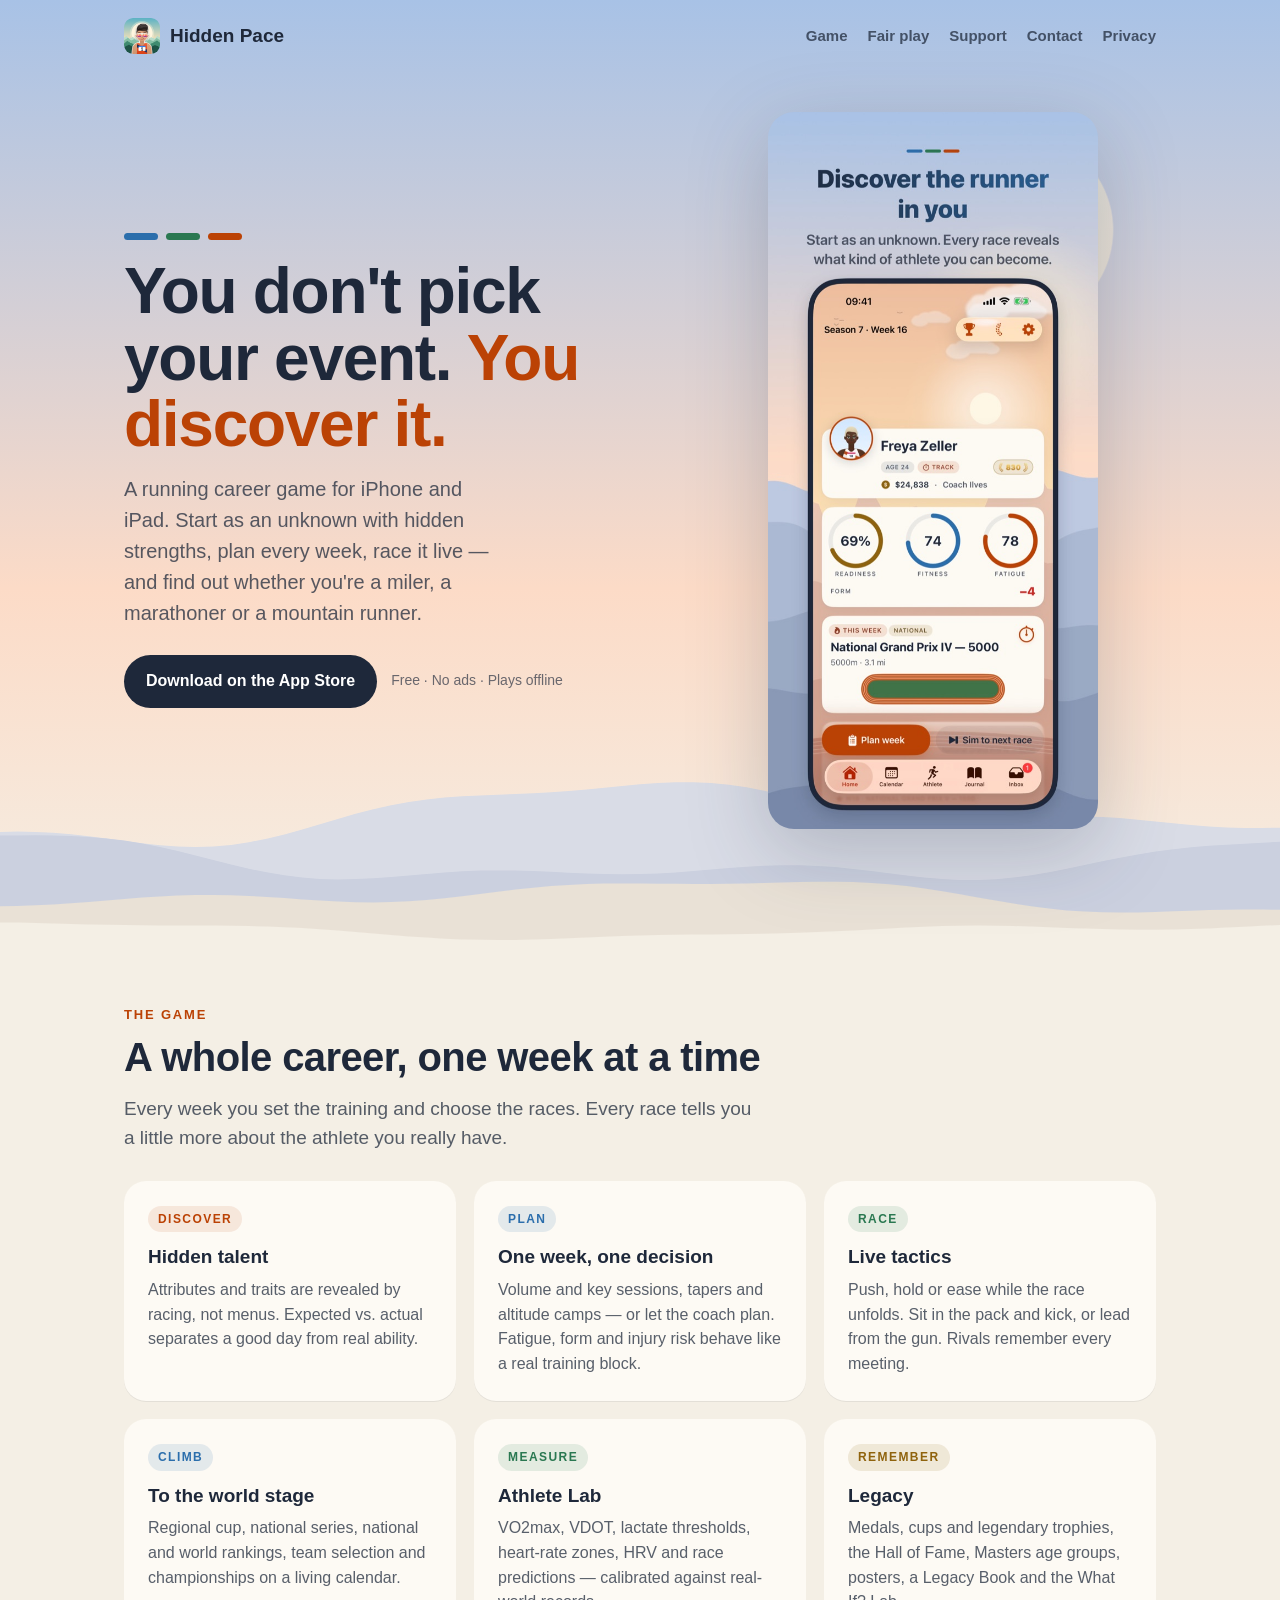
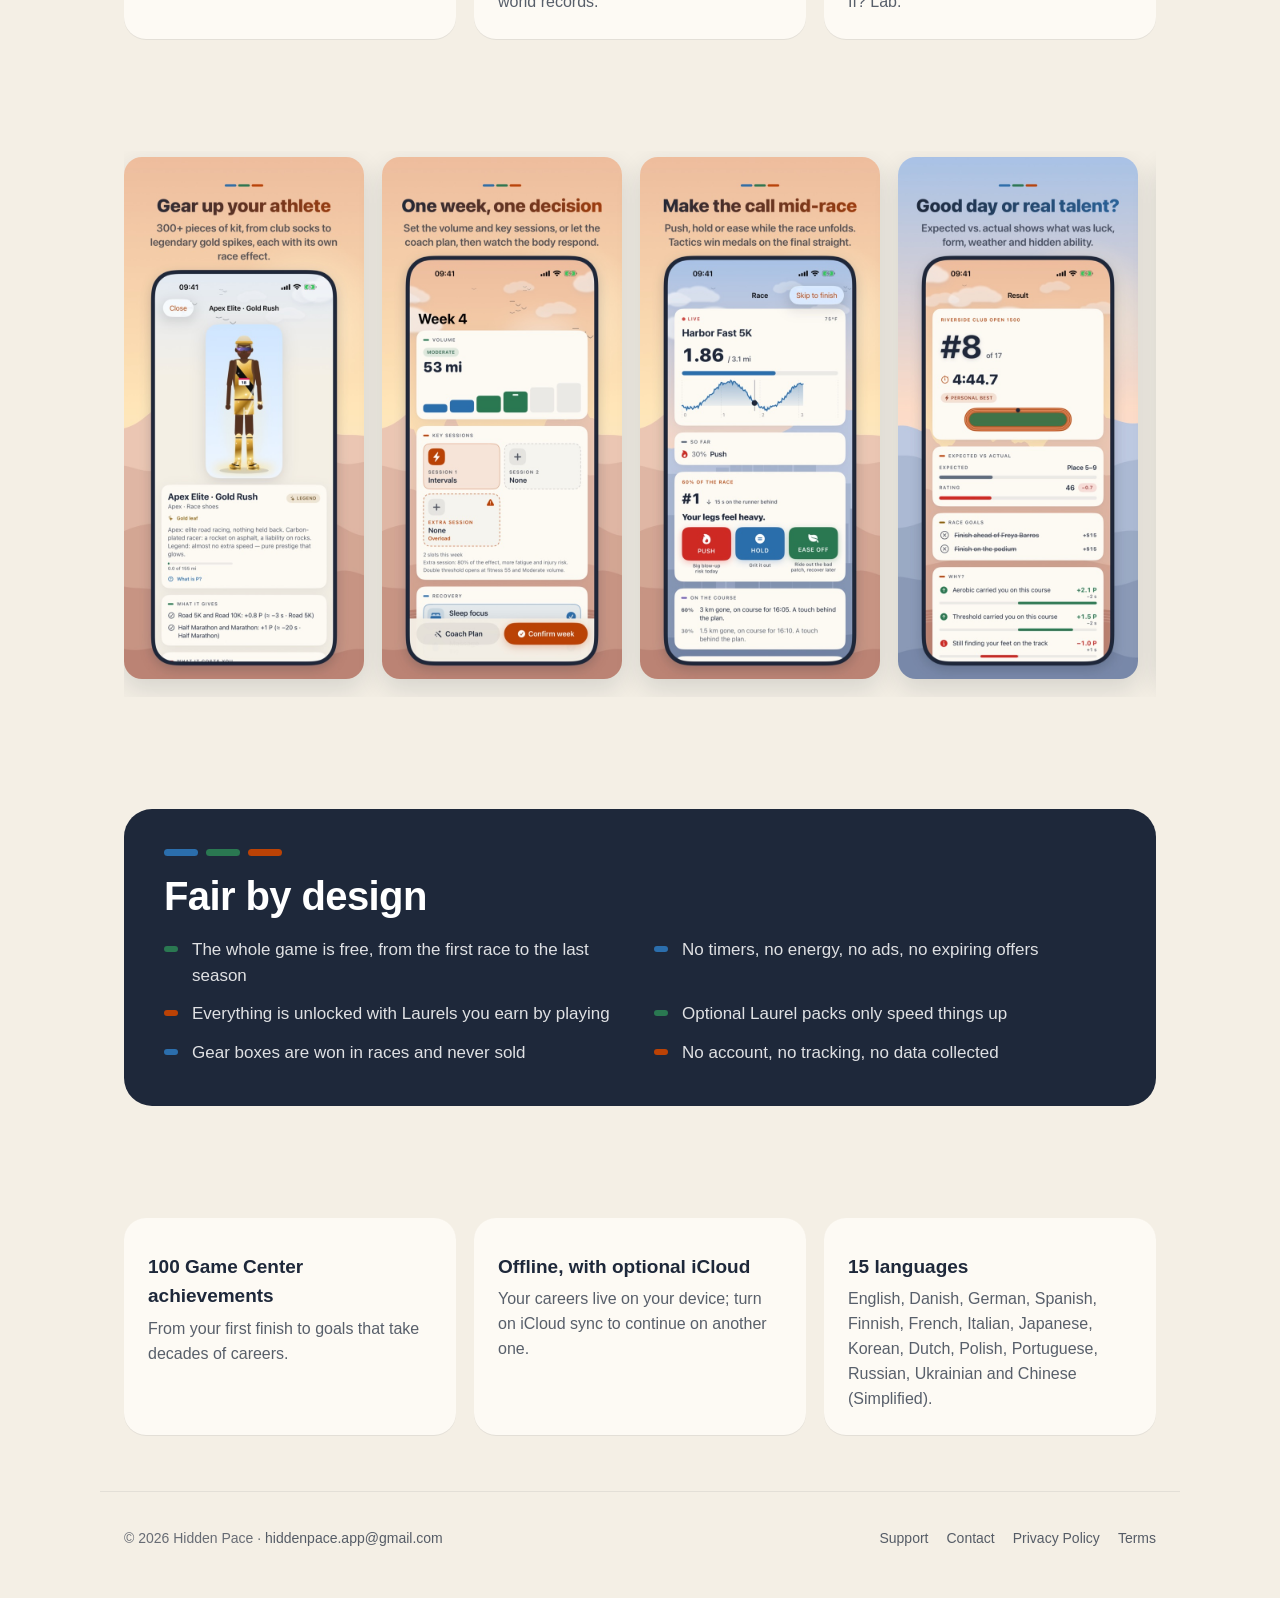
<file: index.html>
<!DOCTYPE html>
<html lang="en">
<head>
  <meta charset="UTF-8">
  <meta name="viewport" content="width=device-width, initial-scale=1.0">
  <title>Hidden Pace — Running Career Game for iPhone and iPad</title>
  <meta name="description" content="Hidden Pace is a running career game: start as an unknown and discover, race by race, whether you are a miler, a marathoner or a mountain runner. No timers, no energy, no ads.">
  <link rel="canonical" href="https://hiddenpace.github.io/">
  <meta property="og:type" content="website">
  <meta property="og:site_name" content="Hidden Pace">
  <meta property="og:url" content="https://hiddenpace.github.io/">
  <meta property="og:title" content="Hidden Pace — Running Career Game">
  <meta property="og:description" content="You don't pick your event — you discover it. Track, road, marathon and trail. No timers, no energy, no ads.">
  <meta property="og:image" content="https://hiddenpace.github.io/images/01-home.jpg">
  <meta name="twitter:card" content="summary_large_image">
  <meta name="apple-itunes-app" content="app-id=6818750130">
  <meta name="theme-color" content="#A8C2E6">
  <link rel="icon" type="image/png" href="icon.png">
  <link rel="apple-touch-icon" href="apple-touch-icon.png">
  <link rel="stylesheet" href="styles.css">
  <script type="application/ld+json">
  {
    "@context": "https://schema.org",
    "@type": "SoftwareApplication",
    "name": "Hidden Pace",
    "operatingSystem": "iOS, iPadOS",
    "applicationCategory": "GameApplication",
    "offers": { "@type": "Offer", "price": "0", "priceCurrency": "USD" },
    "url": "https://hiddenpace.github.io/",
    "downloadUrl": "https://apps.apple.com/app/id6818750130"
  }
  </script>
</head>
<body>
  <header class="hero">
    <nav class="nav">
      <a class="brand" href="./"><img src="icon.png" alt=""><span>Hidden Pace</span></a>
      <ul class="nav-links">
        <li><a href="#features">Game</a></li>
        <li><a href="#fair">Fair play</a></li>
        <li><a href="support.html">Support</a></li>
        <li><a href="contact.html">Contact</a></li>
        <li><a href="privacy.html">Privacy</a></li>
      </ul>
    </nav>
    <div class="hero-inner">
      <div>
        <div class="stripe" aria-hidden="true"><span></span><span></span><span></span></div>
        <h1>You don't pick your event. <em>You discover it.</em></h1>
        <p class="lead">A running career game for iPhone and iPad. Start as an unknown with hidden strengths, plan every week, race it live — and find out whether you're a miler, a marathoner or a mountain runner.</p>
        <div class="cta">
          <a class="button" href="https://apps.apple.com/app/id6818750130">Download on the App Store</a>
          <span class="note">Free · No ads · Plays offline</span>
        </div>
      </div>
      <div class="hero-shot"><img src="images/01-home.jpg" width="600" height="1304" alt="Hidden Pace Home screen: athlete card, form, fitness and fatigue rings, and this week's national race."></div>
    </div>
  </header>

  <main>
    <section id="features">
      <div class="eyebrow">The game</div>
      <h2>A whole career, one week at a time</h2>
      <p class="section-lead">Every week you set the training and choose the races. Every race tells you a little more about the athlete you really have.</p>
      <div class="grid">
        <div class="card"><span class="tag orange">Discover</span><h3>Hidden talent</h3><p>Attributes and traits are revealed by racing, not menus. Expected vs. actual separates a good day from real ability.</p></div>
        <div class="card"><span class="tag blue">Plan</span><h3>One week, one decision</h3><p>Volume and key sessions, tapers and altitude camps — or let the coach plan. Fatigue, form and injury risk behave like a real training block.</p></div>
        <div class="card"><span class="tag green">Race</span><h3>Live tactics</h3><p>Push, hold or ease while the race unfolds. Sit in the pack and kick, or lead from the gun. Rivals remember every meeting.</p></div>
        <div class="card"><span class="tag blue">Climb</span><h3>To the world stage</h3><p>Regional cup, national series, national and world rankings, team selection and championships on a living calendar.</p></div>
        <div class="card"><span class="tag green">Measure</span><h3>Athlete Lab</h3><p>VO2max, VDOT, lactate thresholds, heart-rate zones, HRV and race predictions — calibrated against real-world records.</p></div>
        <div class="card"><span class="tag ochre">Remember</span><h3>Legacy</h3><p>Medals, cups and legendary trophies, the Hall of Fame, Masters age groups, posters, a Legacy Book and the What If? Lab.</p></div>
      </div>
    </section>

    <section aria-label="Screenshots">
      <div class="shots">
        <img src="images/02-athlete.jpg" width="600" height="1304" loading="lazy" alt="Locker: an athlete in a legendary gold racing kit.">
        <img src="images/03-week-plan.jpg" width="600" height="1304" loading="lazy" alt="Week plan with volume and key sessions.">
        <img src="images/04-live-race.jpg" width="600" height="1304" loading="lazy" alt="Live race with Push, Hold and Ease decisions.">
        <img src="images/05-result.jpg" width="600" height="1304" loading="lazy" alt="Result screen with expected vs. actual and the reasons behind the time.">
        <img src="images/06-lab.jpg" width="600" height="1304" loading="lazy" alt="Athlete Lab with VO2max, VDOT and heart-rate zones.">
        <img src="images/07-world.jpg" width="600" height="1304" loading="lazy" alt="National and world rankings.">
        <img src="images/08-trophies.jpg" width="600" height="1304" loading="lazy" alt="Trophy cabinet with medals and cups.">
        <img src="images/09-legacy.jpg" width="600" height="1304" loading="lazy" alt="Legacy screen with career summary.">
      </div>
    </section>

    <section id="fair">
      <div class="fair">
        <div class="stripe" aria-hidden="true"><span></span><span></span><span></span></div>
        <h2 style="margin-top:18px">Fair by design</h2>
        <ul>
          <li>The whole game is free, from the first race to the last season</li>
          <li>No timers, no energy, no ads, no expiring offers</li>
          <li>Everything is unlocked with Laurels you earn by playing</li>
          <li>Optional Laurel packs only speed things up</li>
          <li>Gear boxes are won in races and never sold</li>
          <li>No account, no tracking, no data collected</li>
        </ul>
      </div>
    </section>

    <section>
      <div class="grid">
        <div class="card"><h3>100 Game Center achievements</h3><p>From your first finish to goals that take decades of careers.</p></div>
        <div class="card"><h3>Offline, with optional iCloud</h3><p>Your careers live on your device; turn on iCloud sync to continue on another one.</p></div>
        <div class="card"><h3>15 languages</h3><p>English, Danish, German, Spanish, Finnish, French, Italian, Japanese, Korean, Dutch, Polish, Portuguese, Russian, Ukrainian and Chinese (Simplified).</p></div>
      </div>
    </section>
  </main>

  <footer>
    <span>© 2026 Hidden Pace · <a href="mailto:hiddenpace.app@gmail.com">hiddenpace.app@gmail.com</a></span>
    <nav><a href="support.html">Support</a><a href="contact.html">Contact</a><a href="privacy.html">Privacy Policy</a><a href="terms.html">Terms</a></nav>
  </footer>
</body>
</html>
</file>
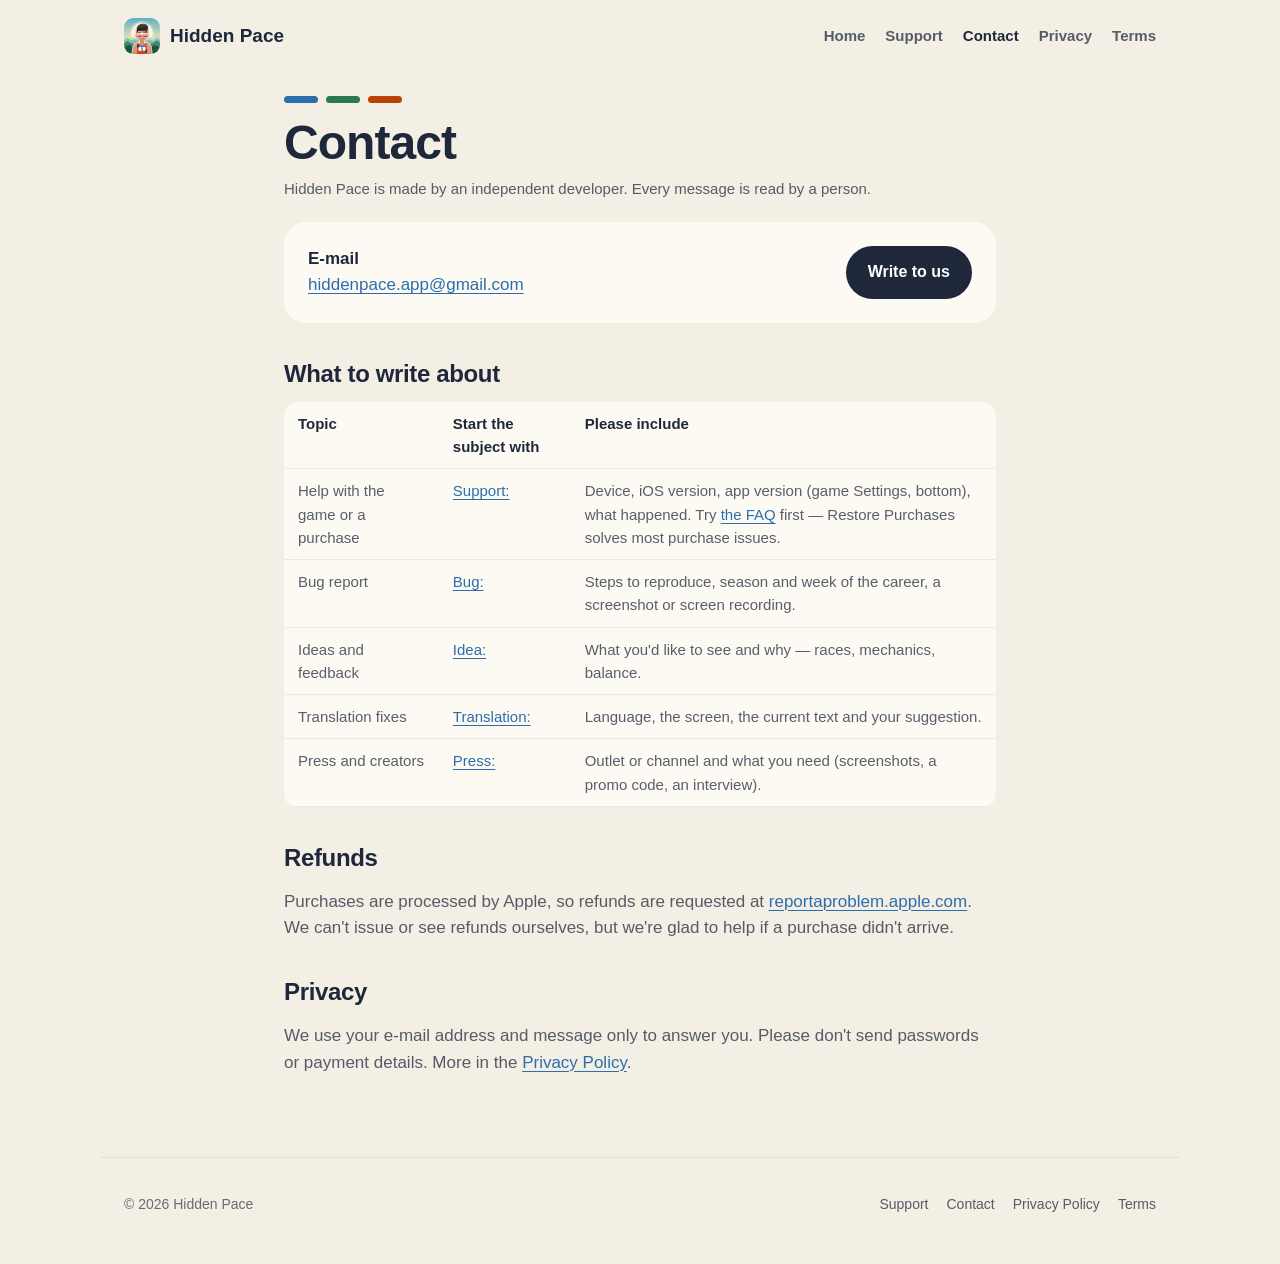
<file: contact.html>
<!DOCTYPE html>
<html lang="en">
<head>
  <meta charset="UTF-8">
  <meta name="viewport" content="width=device-width, initial-scale=1.0">
  <title>Contact — Hidden Pace</title>
  <meta name="description" content="Contact the Hidden Pace developer: support, bug reports, feedback, translations and press.">
  <link rel="canonical" href="https://hiddenpace.github.io/contact">
  <meta property="og:title" content="Contact — Hidden Pace">
  <meta property="og:image" content="https://hiddenpace.github.io/icon.png">
  <link rel="icon" type="image/png" href="icon.png">
  <link rel="apple-touch-icon" href="apple-touch-icon.png">
  <link rel="stylesheet" href="styles.css">
</head>
<body>
  <nav class="nav">
    <a class="brand" href="./"><img src="icon.png" alt=""><span>Hidden Pace</span></a>
    <ul class="nav-links">
      <li><a href="./">Home</a></li>
      <li><a href="support.html">Support</a></li>
      <li><a href="contact.html" aria-current="page">Contact</a></li>
      <li><a href="privacy.html">Privacy</a></li>
      <li><a href="terms.html">Terms</a></li>
    </ul>
  </nav>

  <main class="page">
    <div class="stripe" aria-hidden="true"><span></span><span></span><span></span></div>
    <h1>Contact</h1>
    <p class="effective">Hidden Pace is made by an independent developer. Every message is read by a person.</p>

    <div class="contact">
      <div>
        <strong>E-mail</strong><br>
        <a href="mailto:hiddenpace.app@gmail.com">hiddenpace.app@gmail.com</a>
      </div>
      <a class="button" href="mailto:hiddenpace.app@gmail.com?subject=Hidden%20Pace">Write to us</a>
    </div>

    <h2>What to write about</h2>
    <table>
      <tr><th>Topic</th><th>Start the subject with</th><th>Please include</th></tr>
      <tr><td>Help with the game or a purchase</td><td><a href="mailto:hiddenpace.app@gmail.com?subject=Support%3A%20">Support:</a></td><td>Device, iOS version, app version (game Settings, bottom), what happened. Try <a href="support.html">the FAQ</a> first — Restore Purchases solves most purchase issues.</td></tr>
      <tr><td>Bug report</td><td><a href="mailto:hiddenpace.app@gmail.com?subject=Bug%3A%20">Bug:</a></td><td>Steps to reproduce, season and week of the career, a screenshot or screen recording.</td></tr>
      <tr><td>Ideas and feedback</td><td><a href="mailto:hiddenpace.app@gmail.com?subject=Idea%3A%20">Idea:</a></td><td>What you'd like to see and why — races, mechanics, balance.</td></tr>
      <tr><td>Translation fixes</td><td><a href="mailto:hiddenpace.app@gmail.com?subject=Translation%3A%20">Translation:</a></td><td>Language, the screen, the current text and your suggestion.</td></tr>
      <tr><td>Press and creators</td><td><a href="mailto:hiddenpace.app@gmail.com?subject=Press%3A%20">Press:</a></td><td>Outlet or channel and what you need (screenshots, a promo code, an interview).</td></tr>
    </table>

    <h2>Refunds</h2>
    <p>Purchases are processed by Apple, so refunds are requested at <a href="https://reportaproblem.apple.com" rel="noopener">reportaproblem.apple.com</a>. We can't issue or see refunds ourselves, but we're glad to help if a purchase didn't arrive.</p>

    <h2>Privacy</h2>
    <p>We use your e-mail address and message only to answer you. Please don't send passwords or payment details. More in the <a href="privacy.html">Privacy Policy</a>.</p>
  </main>

  <footer>
    <span>© 2026 Hidden Pace</span>
    <nav><a href="support.html">Support</a><a href="contact.html">Contact</a><a href="privacy.html">Privacy Policy</a><a href="terms.html">Terms</a></nav>
  </footer>
</body>
</html>
</file>
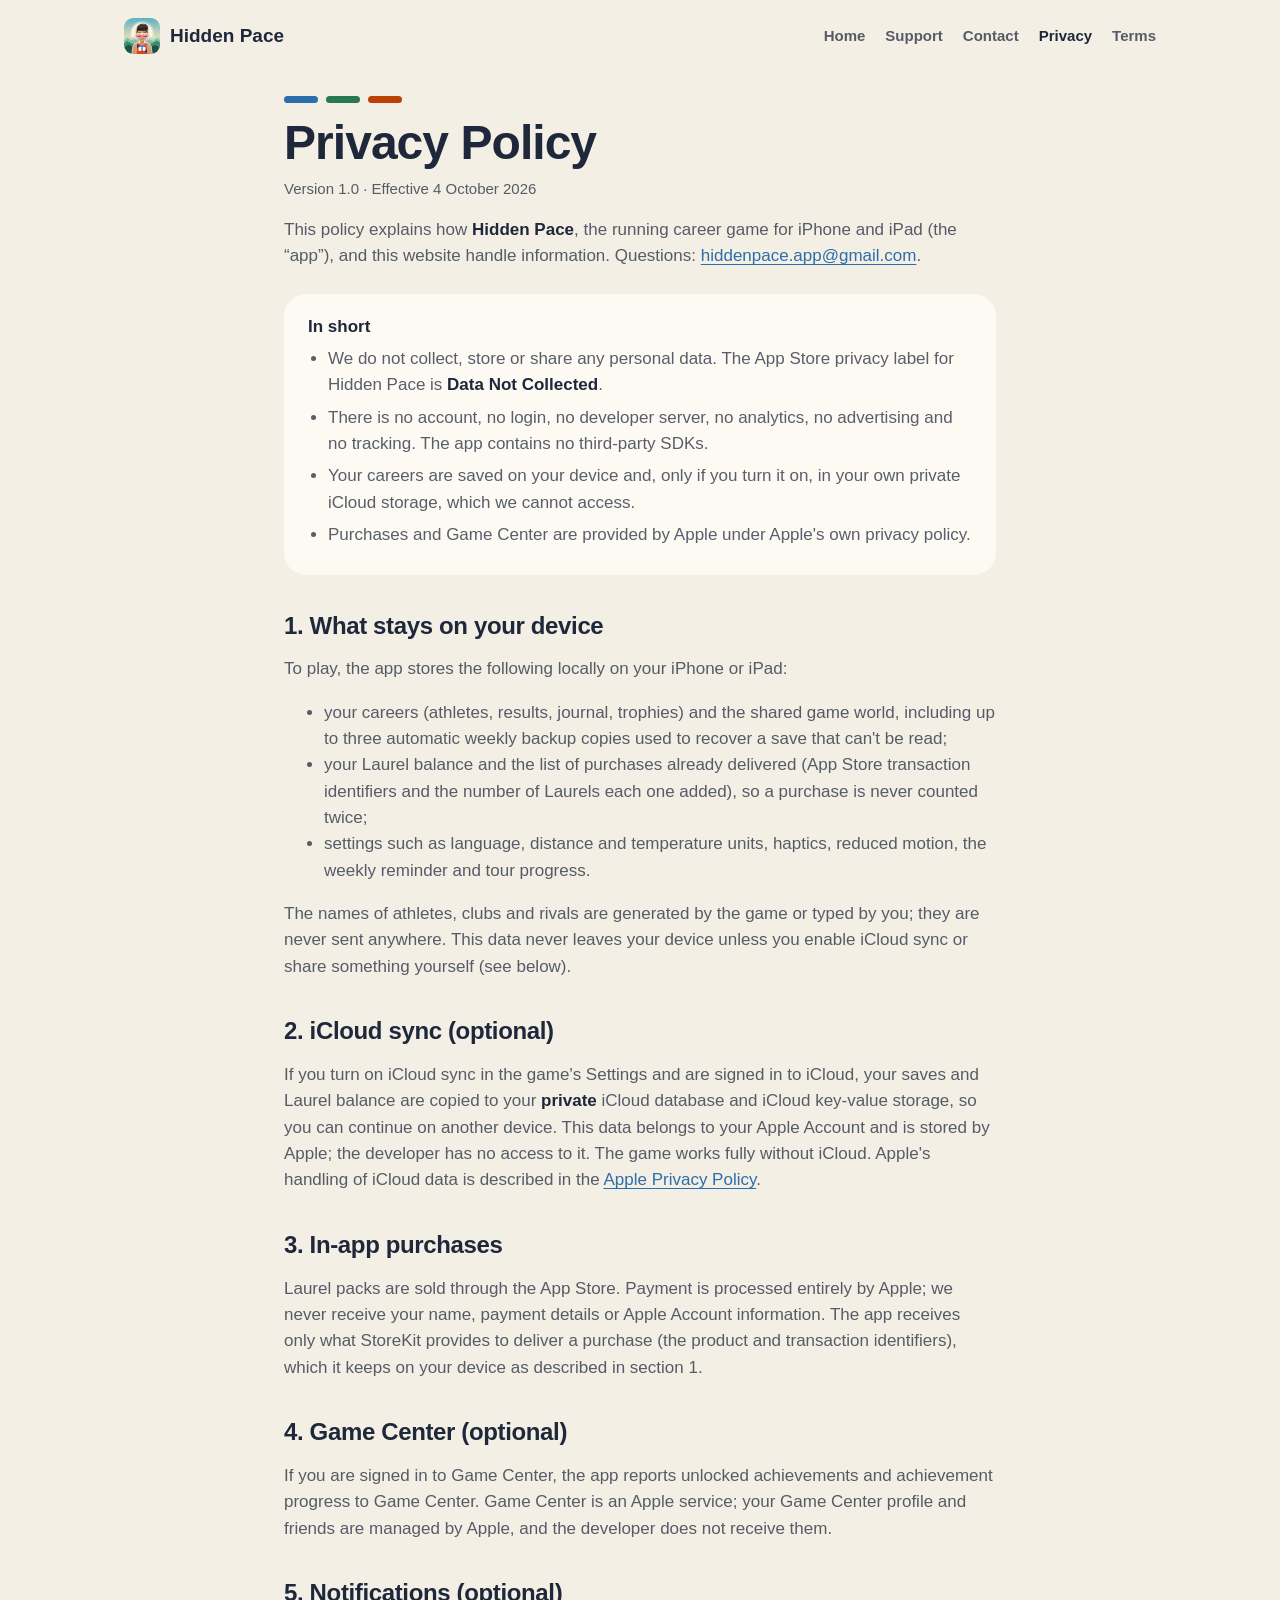
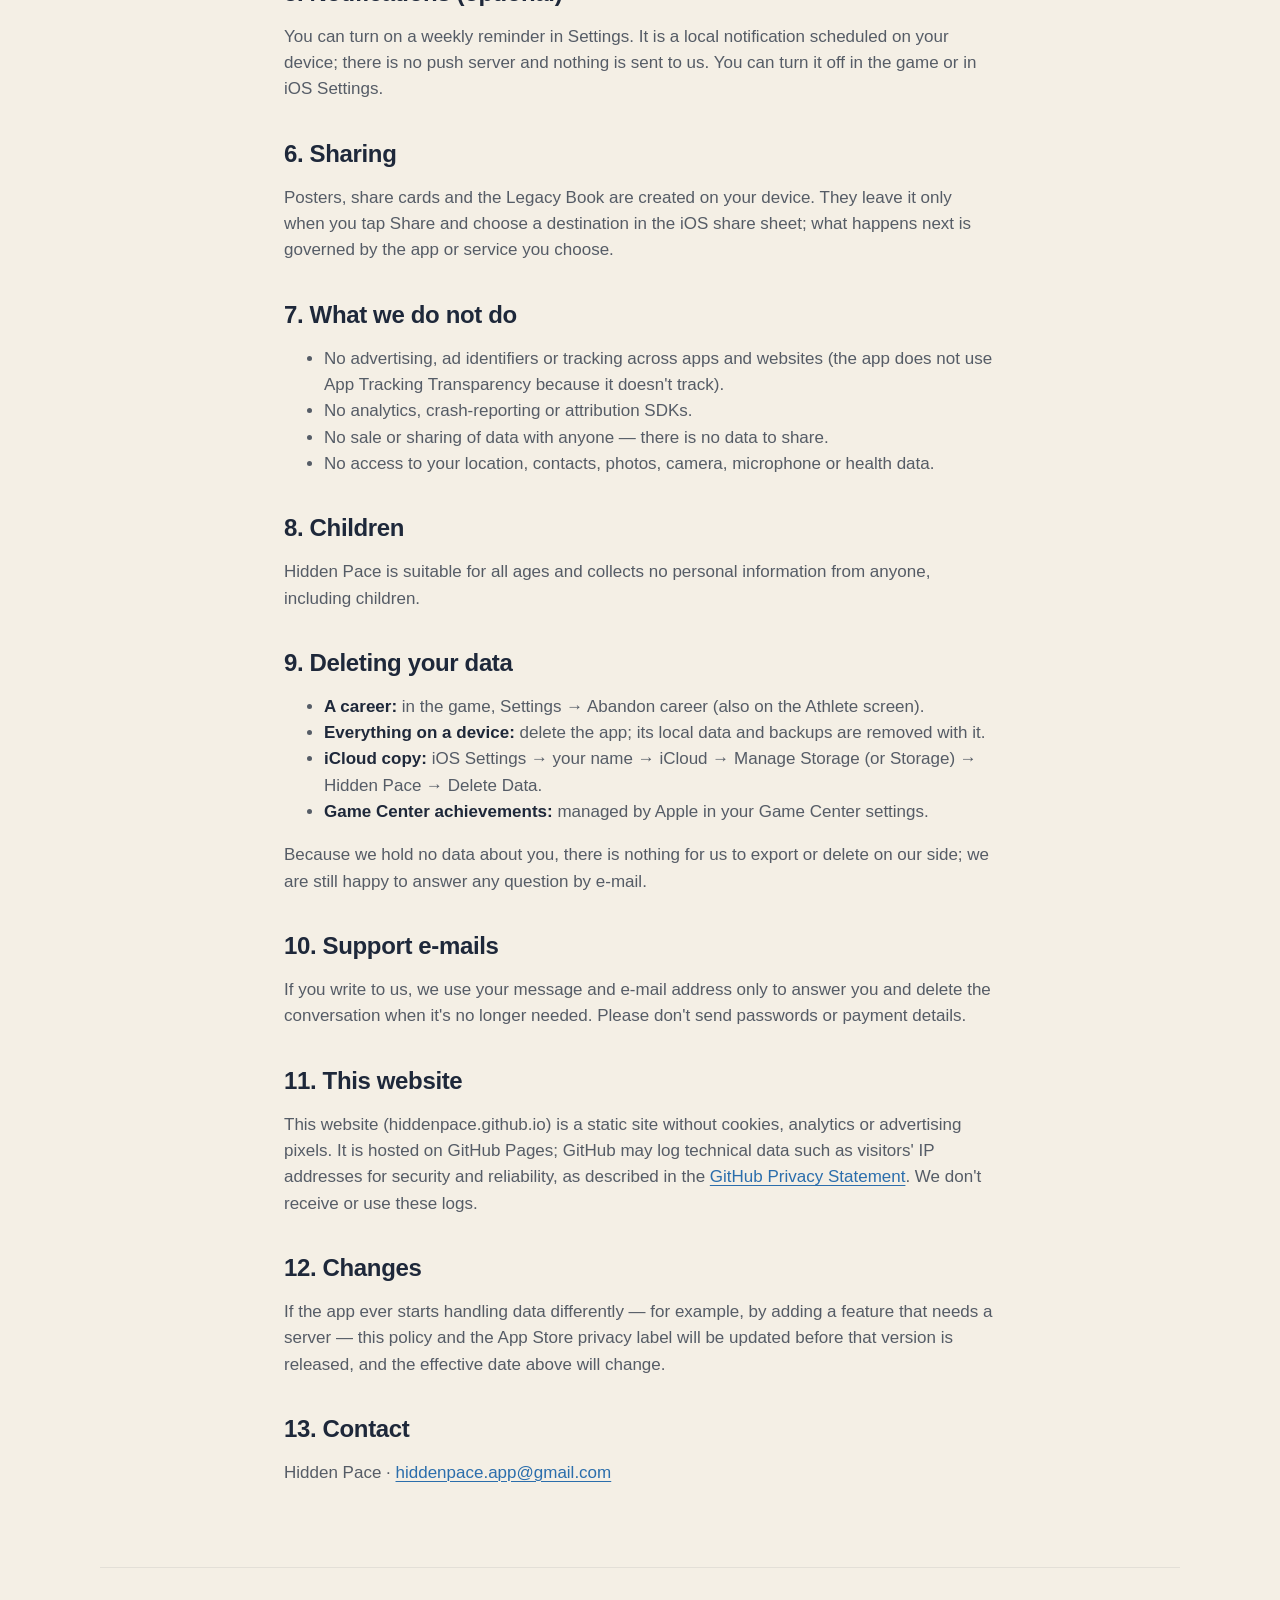
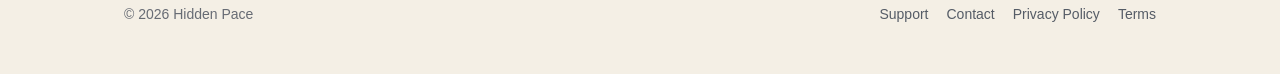
<file: privacy.html>
<!DOCTYPE html>
<html lang="en">
<head>
  <meta charset="UTF-8">
  <meta name="viewport" content="width=device-width, initial-scale=1.0">
  <title>Privacy Policy — Hidden Pace</title>
  <meta name="description" content="Hidden Pace collects no personal data. Careers stay on your device or in your own iCloud; purchases and Game Center are handled by Apple.">
  <link rel="canonical" href="https://hiddenpace.github.io/privacy">
  <meta property="og:title" content="Privacy Policy — Hidden Pace">
  <meta property="og:image" content="https://hiddenpace.github.io/icon.png">
  <link rel="icon" type="image/png" href="icon.png">
  <link rel="apple-touch-icon" href="apple-touch-icon.png">
  <link rel="stylesheet" href="styles.css">
</head>
<body>
  <nav class="nav">
    <a class="brand" href="./"><img src="icon.png" alt=""><span>Hidden Pace</span></a>
    <ul class="nav-links">
      <li><a href="./">Home</a></li>
      <li><a href="support.html">Support</a></li>
      <li><a href="contact.html">Contact</a></li>
      <li><a href="privacy.html" aria-current="page">Privacy</a></li>
      <li><a href="terms.html">Terms</a></li>
    </ul>
  </nav>

  <main class="page">
    <div class="stripe" aria-hidden="true"><span></span><span></span><span></span></div>
    <h1>Privacy Policy</h1>
    <p class="effective">Version 1.0 · Effective 4 October 2026</p>

    <p>This policy explains how <strong>Hidden Pace</strong>, the running career game for iPhone and iPad (the “app”), and this website handle information. Questions: <a href="mailto:hiddenpace.app@gmail.com">hiddenpace.app@gmail.com</a>.</p>

    <div class="summary">
      <strong>In short</strong>
      <ul>
        <li>We do not collect, store or share any personal data. The App Store privacy label for Hidden Pace is <strong>Data Not Collected</strong>.</li>
        <li>There is no account, no login, no developer server, no analytics, no advertising and no tracking. The app contains no third-party SDKs.</li>
        <li>Your careers are saved on your device and, only if you turn it on, in your own private iCloud storage, which we cannot access.</li>
        <li>Purchases and Game Center are provided by Apple under Apple's own privacy policy.</li>
      </ul>
    </div>

    <h2>1. What stays on your device</h2>
    <p>To play, the app stores the following locally on your iPhone or iPad:</p>
    <ul>
      <li>your careers (athletes, results, journal, trophies) and the shared game world, including up to three automatic weekly backup copies used to recover a save that can't be read;</li>
      <li>your Laurel balance and the list of purchases already delivered (App Store transaction identifiers and the number of Laurels each one added), so a purchase is never counted twice;</li>
      <li>settings such as language, distance and temperature units, haptics, reduced motion, the weekly reminder and tour progress.</li>
    </ul>
    <p>The names of athletes, clubs and rivals are generated by the game or typed by you; they are never sent anywhere. This data never leaves your device unless you enable iCloud sync or share something yourself (see below).</p>

    <h2>2. iCloud sync (optional)</h2>
    <p>If you turn on iCloud sync in the game's Settings and are signed in to iCloud, your saves and Laurel balance are copied to your <strong>private</strong> iCloud database and iCloud key-value storage, so you can continue on another device. This data belongs to your Apple Account and is stored by Apple; the developer has no access to it. The game works fully without iCloud. Apple's handling of iCloud data is described in the <a href="https://www.apple.com/legal/privacy/" rel="noopener">Apple Privacy Policy</a>.</p>

    <h2>3. In-app purchases</h2>
    <p>Laurel packs are sold through the App Store. Payment is processed entirely by Apple; we never receive your name, payment details or Apple Account information. The app receives only what StoreKit provides to deliver a purchase (the product and transaction identifiers), which it keeps on your device as described in section 1.</p>

    <h2>4. Game Center (optional)</h2>
    <p>If you are signed in to Game Center, the app reports unlocked achievements and achievement progress to Game Center. Game Center is an Apple service; your Game Center profile and friends are managed by Apple, and the developer does not receive them.</p>

    <h2>5. Notifications (optional)</h2>
    <p>You can turn on a weekly reminder in Settings. It is a local notification scheduled on your device; there is no push server and nothing is sent to us. You can turn it off in the game or in iOS Settings.</p>

    <h2>6. Sharing</h2>
    <p>Posters, share cards and the Legacy Book are created on your device. They leave it only when you tap Share and choose a destination in the iOS share sheet; what happens next is governed by the app or service you choose.</p>

    <h2>7. What we do not do</h2>
    <ul>
      <li>No advertising, ad identifiers or tracking across apps and websites (the app does not use App Tracking Transparency because it doesn't track).</li>
      <li>No analytics, crash-reporting or attribution SDKs.</li>
      <li>No sale or sharing of data with anyone — there is no data to share.</li>
      <li>No access to your location, contacts, photos, camera, microphone or health data.</li>
    </ul>

    <h2>8. Children</h2>
    <p>Hidden Pace is suitable for all ages and collects no personal information from anyone, including children.</p>

    <h2>9. Deleting your data</h2>
    <ul>
      <li><strong>A career:</strong> in the game, Settings → Abandon career (also on the Athlete screen).</li>
      <li><strong>Everything on a device:</strong> delete the app; its local data and backups are removed with it.</li>
      <li><strong>iCloud copy:</strong> iOS Settings → your name → iCloud → Manage Storage (or Storage) → Hidden Pace → Delete Data.</li>
      <li><strong>Game Center achievements:</strong> managed by Apple in your Game Center settings.</li>
    </ul>
    <p>Because we hold no data about you, there is nothing for us to export or delete on our side; we are still happy to answer any question by e-mail.</p>

    <h2>10. Support e-mails</h2>
    <p>If you write to us, we use your message and e-mail address only to answer you and delete the conversation when it's no longer needed. Please don't send passwords or payment details.</p>

    <h2>11. This website</h2>
    <p>This website (hiddenpace.github.io) is a static site without cookies, analytics or advertising pixels. It is hosted on GitHub Pages; GitHub may log technical data such as visitors' IP addresses for security and reliability, as described in the <a href="https://docs.github.com/site-policy/privacy-policies/github-general-privacy-statement" rel="noopener">GitHub Privacy Statement</a>. We don't receive or use these logs.</p>

    <h2>12. Changes</h2>
    <p>If the app ever starts handling data differently — for example, by adding a feature that needs a server — this policy and the App Store privacy label will be updated before that version is released, and the effective date above will change.</p>

    <h2>13. Contact</h2>
    <p>Hidden Pace · <a href="mailto:hiddenpace.app@gmail.com">hiddenpace.app@gmail.com</a></p>
  </main>

  <footer>
    <span>© 2026 Hidden Pace</span>
    <nav><a href="support.html">Support</a><a href="contact.html">Contact</a><a href="privacy.html">Privacy Policy</a><a href="terms.html">Terms</a></nav>
  </footer>
</body>
</html>
</file>
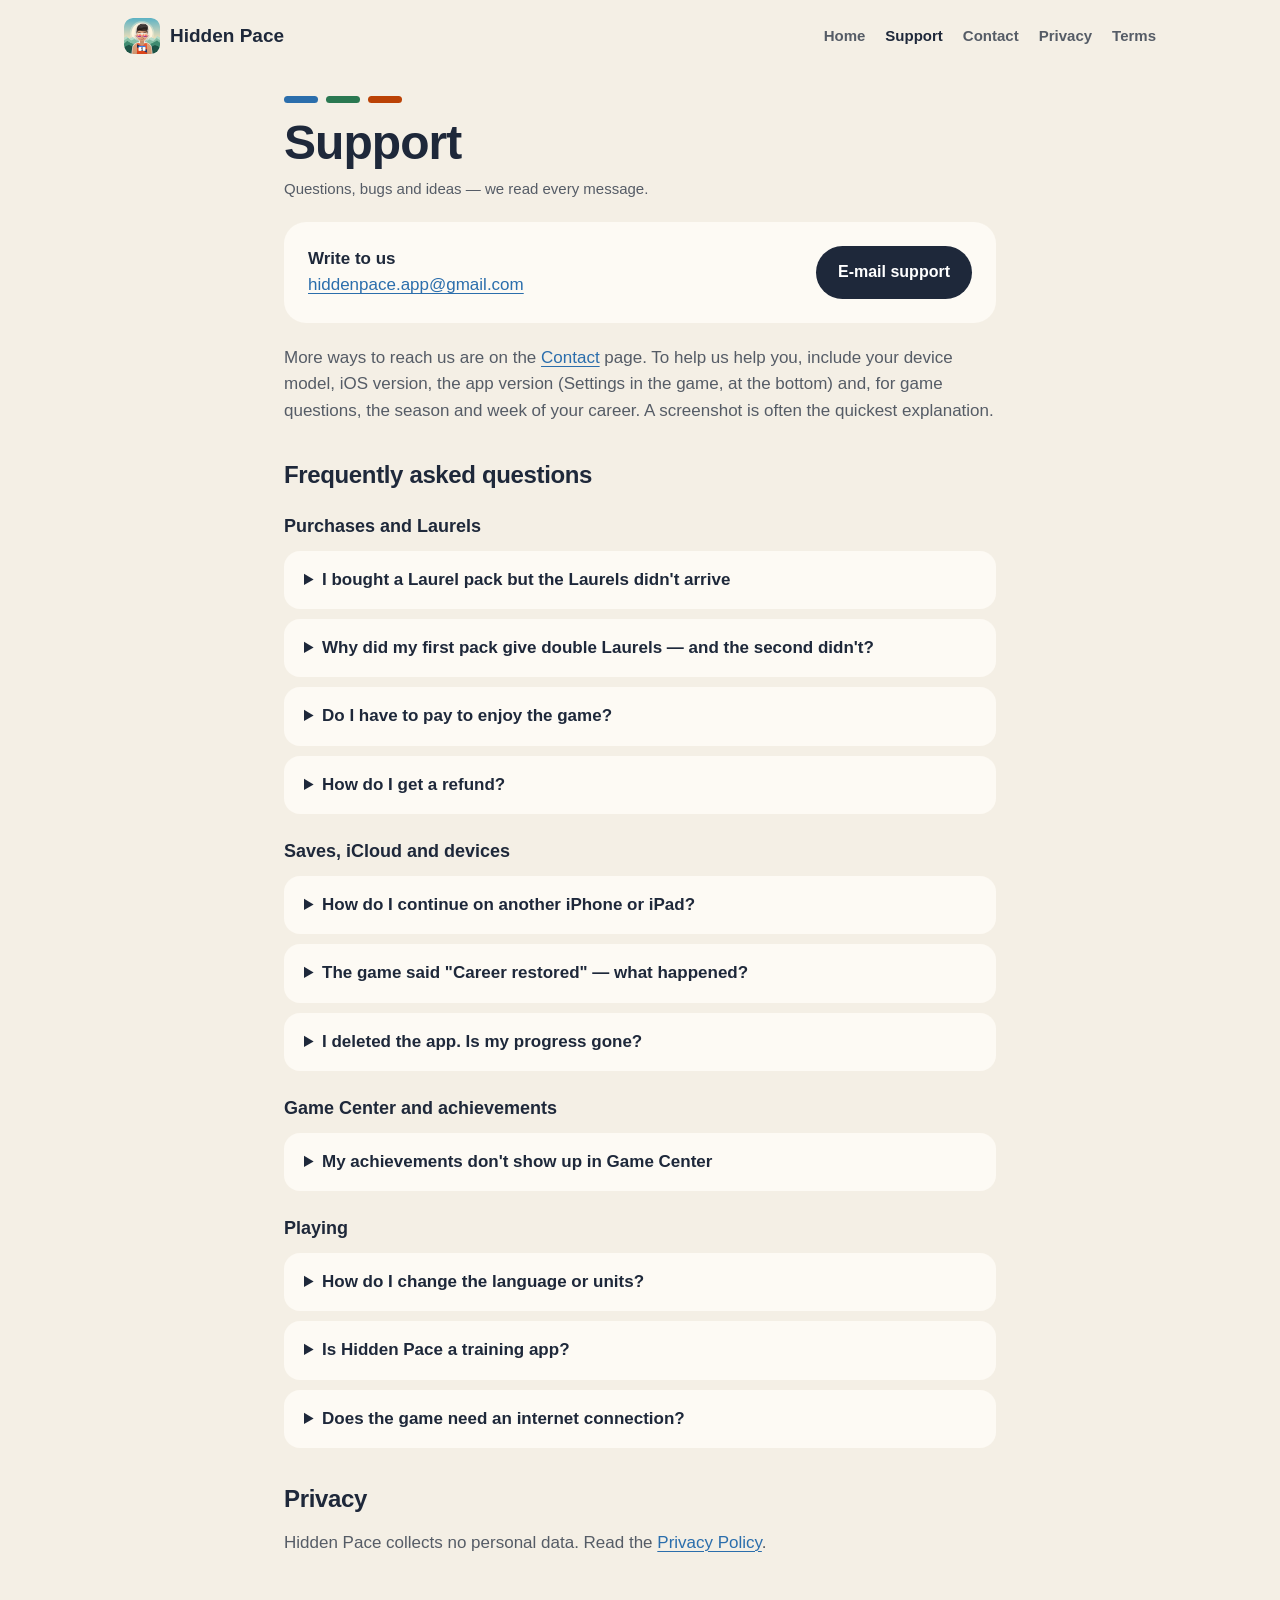
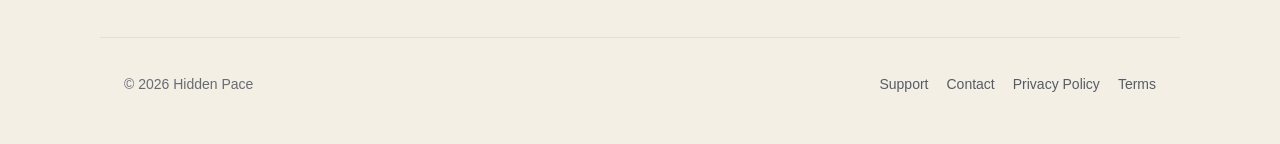
<file: support.html>
<!DOCTYPE html>
<html lang="en">
<head>
  <meta charset="UTF-8">
  <meta name="viewport" content="width=device-width, initial-scale=1.0">
  <title>Support — Hidden Pace</title>
  <meta name="description" content="Help for Hidden Pace: contact, restoring Laurel purchases, iCloud sync, saves, Game Center, languages and refunds.">
  <link rel="canonical" href="https://hiddenpace.github.io/support">
  <meta property="og:title" content="Support — Hidden Pace">
  <meta property="og:image" content="https://hiddenpace.github.io/icon.png">
  <link rel="icon" type="image/png" href="icon.png">
  <link rel="apple-touch-icon" href="apple-touch-icon.png">
  <link rel="stylesheet" href="styles.css">
</head>
<body>
  <nav class="nav">
    <a class="brand" href="./"><img src="icon.png" alt=""><span>Hidden Pace</span></a>
    <ul class="nav-links">
      <li><a href="./">Home</a></li>
      <li><a href="support.html" aria-current="page">Support</a></li>
      <li><a href="contact.html">Contact</a></li>
      <li><a href="privacy.html">Privacy</a></li>
      <li><a href="terms.html">Terms</a></li>
    </ul>
  </nav>

  <main class="page">
    <div class="stripe" aria-hidden="true"><span></span><span></span><span></span></div>
    <h1>Support</h1>
    <p class="effective">Questions, bugs and ideas — we read every message.</p>

    <div class="contact">
      <div>
        <strong>Write to us</strong><br>
        <a href="mailto:hiddenpace.app@gmail.com">hiddenpace.app@gmail.com</a>
      </div>
      <a class="button" href="mailto:hiddenpace.app@gmail.com?subject=Hidden%20Pace%20support">E-mail support</a>
    </div>
    <p>More ways to reach us are on the <a href="contact.html">Contact</a> page. To help us help you, include your device model, iOS version, the app version (Settings in the game, at the bottom) and, for game questions, the season and week of your career. A screenshot is often the quickest explanation.</p>

    <h2>Frequently asked questions</h2>

    <h3>Purchases and Laurels</h3>
    <details>
      <summary>I bought a Laurel pack but the Laurels didn't arrive</summary>
      <p>Open the in-game Store and tap <strong>Restore Purchases</strong> at the bottom. Every purchase is delivered exactly once per transaction, so restoring never adds Laurels twice. If a purchase shows "waiting for approval" (Ask to Buy), the Laurels arrive as soon as it's approved.</p>
    </details>
    <details>
      <summary>Why did my first pack give double Laurels — and the second didn't?</summary>
      <p>The first Laurel pack bought on an Apple Account counts double. It's a one-time welcome bonus, not a timed offer, and it is shown on the Store tiles as ×2 until you use it.</p>
    </details>
    <details>
      <summary>Do I have to pay to enjoy the game?</summary>
      <p>No. The whole game is free, and everything in the Store — modules, gear, posters, extra career slots — can be unlocked with Laurels earned by playing (season goals, discoveries, achievements, finished careers). Packs only make it faster. There are no timers, energy, ads or expiring offers.</p>
    </details>
    <details>
      <summary>How do I get a refund?</summary>
      <p>Purchases are made through the App Store, so refunds are handled by Apple: go to <a href="https://reportaproblem.apple.com" rel="noopener">reportaproblem.apple.com</a>, sign in and choose the purchase. If a refund is granted, the Laurels from that pack are removed from your balance.</p>
    </details>

    <h3>Saves, iCloud and devices</h3>
    <details>
      <summary>How do I continue on another iPhone or iPad?</summary>
      <p>Turn on <strong>iCloud sync</strong> in the game's Settings on both devices, signed in to iCloud with the same Apple Account. The change takes effect on the next launch. If both devices played the same career, the one that is further along wins.</p>
    </details>
    <details>
      <summary>The game said "Career restored" — what happened?</summary>
      <p>Your latest save couldn't be read (for example, after the device ran out of storage), so the game automatically restored the career from one of its weekly backup copies. You may need to replay a few weeks.</p>
    </details>
    <details>
      <summary>I deleted the app. Is my progress gone?</summary>
      <p>If iCloud sync was on, reinstall the app and turn iCloud sync on again — your careers come back. Without iCloud, saves live only on the device and are removed with the app. Laurel purchases can always be restored from the Store.</p>
    </details>

    <h3>Game Center and achievements</h3>
    <details>
      <summary>My achievements don't show up in Game Center</summary>
      <p>Make sure you're signed in to Game Center (iOS Settings → Game Center). Achievements unlocked earlier are sent the next time you open the game while signed in. Achievement Laurels are credited in the game whether or not you use Game Center.</p>
    </details>

    <h3>Playing</h3>
    <details>
      <summary>How do I change the language or units?</summary>
      <p>In the game's Settings you can switch between 15 languages, kilometres or miles, and Celsius or Fahrenheit. You can also change the app language in iOS Settings → Hidden Pace → Language.</p>
    </details>
    <details>
      <summary>Is Hidden Pace a training app?</summary>
      <p>No — it's a game. The simulation is calibrated against real-world records and training research, but its advice is part of the game, not medical or coaching guidance.</p>
    </details>
    <details>
      <summary>Does the game need an internet connection?</summary>
      <p>No. It plays fully offline. The internet is only used by Apple services you choose: the App Store, iCloud sync and Game Center.</p>
    </details>

    <h2>Privacy</h2>
    <p>Hidden Pace collects no personal data. Read the <a href="privacy.html">Privacy Policy</a>.</p>
  </main>

  <footer>
    <span>© 2026 Hidden Pace</span>
    <nav><a href="support.html">Support</a><a href="contact.html">Contact</a><a href="privacy.html">Privacy Policy</a><a href="terms.html">Terms</a></nav>
  </footer>
</body>
</html>
</file>
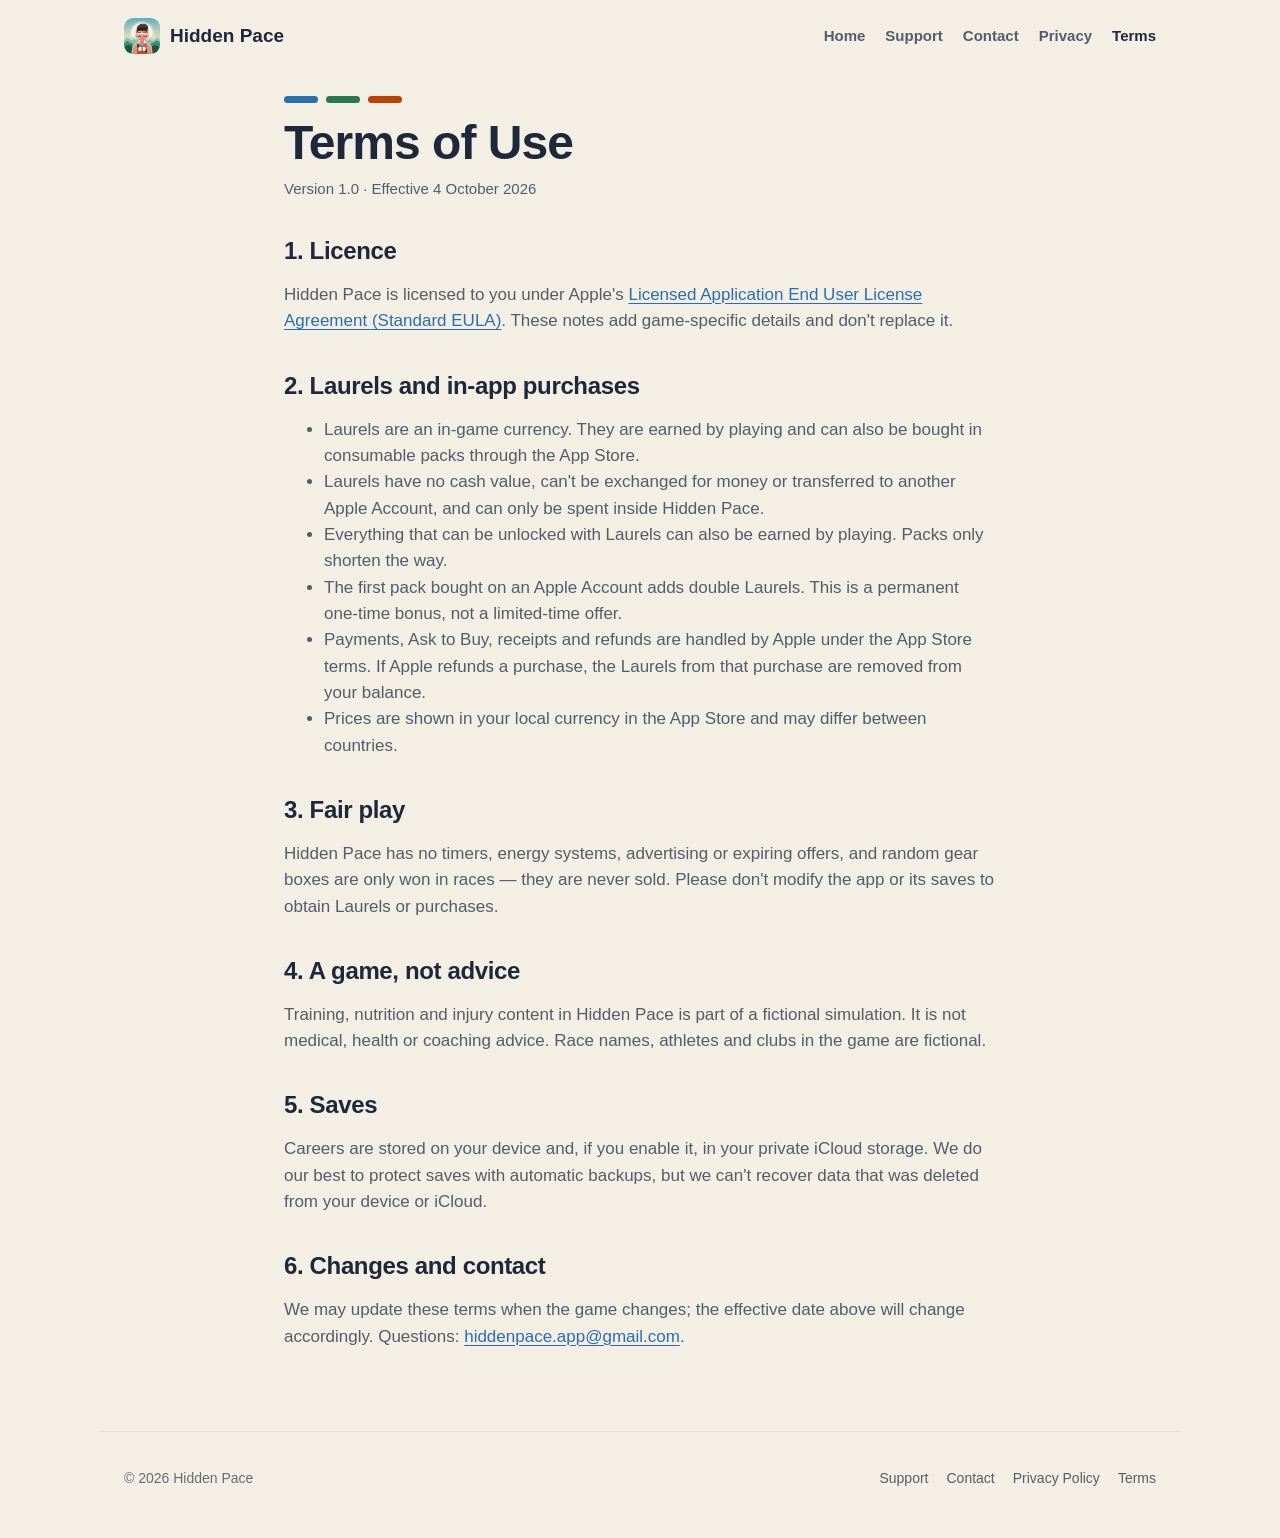
<file: terms.html>
<!DOCTYPE html>
<html lang="en">
<head>
  <meta charset="UTF-8">
  <meta name="viewport" content="width=device-width, initial-scale=1.0">
  <title>Terms of Use — Hidden Pace</title>
  <meta name="description" content="Terms of Use for Hidden Pace: Apple's Standard EULA, Laurels and in-app purchases, and fair-play notes.">
  <link rel="canonical" href="https://hiddenpace.github.io/terms">
  <link rel="icon" type="image/png" href="icon.png">
  <link rel="apple-touch-icon" href="apple-touch-icon.png">
  <link rel="stylesheet" href="styles.css">
</head>
<body>
  <nav class="nav">
    <a class="brand" href="./"><img src="icon.png" alt=""><span>Hidden Pace</span></a>
    <ul class="nav-links">
      <li><a href="./">Home</a></li>
      <li><a href="support.html">Support</a></li>
      <li><a href="contact.html">Contact</a></li>
      <li><a href="privacy.html">Privacy</a></li>
      <li><a href="terms.html" aria-current="page">Terms</a></li>
    </ul>
  </nav>

  <main class="page">
    <div class="stripe" aria-hidden="true"><span></span><span></span><span></span></div>
    <h1>Terms of Use</h1>
    <p class="effective">Version 1.0 · Effective 4 October 2026</p>

    <h2>1. Licence</h2>
    <p>Hidden Pace is licensed to you under Apple's <a href="https://www.apple.com/legal/internet-services/itunes/dev/stdeula/" rel="noopener">Licensed Application End User License Agreement (Standard EULA)</a>. These notes add game-specific details and don't replace it.</p>

    <h2>2. Laurels and in-app purchases</h2>
    <ul>
      <li>Laurels are an in-game currency. They are earned by playing and can also be bought in consumable packs through the App Store.</li>
      <li>Laurels have no cash value, can't be exchanged for money or transferred to another Apple Account, and can only be spent inside Hidden Pace.</li>
      <li>Everything that can be unlocked with Laurels can also be earned by playing. Packs only shorten the way.</li>
      <li>The first pack bought on an Apple Account adds double Laurels. This is a permanent one-time bonus, not a limited-time offer.</li>
      <li>Payments, Ask to Buy, receipts and refunds are handled by Apple under the App Store terms. If Apple refunds a purchase, the Laurels from that purchase are removed from your balance.</li>
      <li>Prices are shown in your local currency in the App Store and may differ between countries.</li>
    </ul>

    <h2>3. Fair play</h2>
    <p>Hidden Pace has no timers, energy systems, advertising or expiring offers, and random gear boxes are only won in races — they are never sold. Please don't modify the app or its saves to obtain Laurels or purchases.</p>

    <h2>4. A game, not advice</h2>
    <p>Training, nutrition and injury content in Hidden Pace is part of a fictional simulation. It is not medical, health or coaching advice. Race names, athletes and clubs in the game are fictional.</p>

    <h2>5. Saves</h2>
    <p>Careers are stored on your device and, if you enable it, in your private iCloud storage. We do our best to protect saves with automatic backups, but we can't recover data that was deleted from your device or iCloud.</p>

    <h2>6. Changes and contact</h2>
    <p>We may update these terms when the game changes; the effective date above will change accordingly. Questions: <a href="mailto:hiddenpace.app@gmail.com">hiddenpace.app@gmail.com</a>.</p>
  </main>

  <footer>
    <span>© 2026 Hidden Pace</span>
    <nav><a href="support.html">Support</a><a href="contact.html">Contact</a><a href="privacy.html">Privacy Policy</a><a href="terms.html">Terms</a></nav>
  </footer>
</body>
</html>
</file>
<file: styles.css>
/* Hidden Pace — "Alpine '72": warm paper, ink navy, Munich-72 blue / green / orange, flat cards, no glow.
   Tokens mirror hiddenpace/Design/Game/GameTheme.swift. */
:root {
  --paper: #F4EFE5;
  --card: #FDFAF4;
  --ink: #1E283A;
  --ink-2: rgba(30, 40, 58, 0.74);
  --ink-3: rgba(30, 40, 58, 0.66);
  --hairline: rgba(30, 40, 58, 0.08);
  --blue: #2B6EAC;
  --green: #2A7851;
  --orange: #BB4205;
  --ochre: #8F630D;
  --sky-top: #A8C2E6;
  --horizon: #FCDBC7;
  --radius: 22px;
  --max: 1080px;
  color-scheme: light;
}

* { box-sizing: border-box; }
html { -webkit-text-size-adjust: 100%; }
body {
  margin: 0;
  font-family: -apple-system, BlinkMacSystemFont, "SF Pro Text", "Segoe UI", Roboto, "Helvetica Neue", Arial, sans-serif;
  color: var(--ink);
  background: var(--paper);
  line-height: 1.55;
  font-size: 17px;
}
a { color: var(--blue); text-decoration-thickness: 1px; text-underline-offset: 3px; }
a:hover { color: var(--orange); }
img { max-width: 100%; height: auto; display: block; }

/* Munich-72 colour bar */
.stripe { display: flex; gap: 8px; }
.stripe span { width: 34px; height: 7px; border-radius: 4px; }
.stripe span:nth-child(1) { background: var(--blue); }
.stripe span:nth-child(2) { background: var(--green); }
.stripe span:nth-child(3) { background: var(--orange); }

/* Navigation */
.nav {
  max-width: var(--max); margin: 0 auto; padding: 18px 24px;
  display: flex; align-items: center; justify-content: space-between; gap: 16px; flex-wrap: wrap;
}
.brand { display: flex; align-items: center; gap: 10px; color: var(--ink); text-decoration: none; font-weight: 800; font-size: 19px; }
.brand img { width: 36px; height: 36px; border-radius: 9px; }
.nav-links { list-style: none; display: flex; gap: 20px; margin: 0; padding: 0; flex-wrap: wrap; }
.nav-links a { color: var(--ink-2); text-decoration: none; font-weight: 600; font-size: 15px; }
.nav-links a:hover, .nav-links a[aria-current="page"] { color: var(--ink); }

/* Hero: the game's sky and ridges */
.hero {
  position: relative; overflow: hidden;
  background: linear-gradient(180deg, var(--sky-top) 0%, var(--horizon) 62%, var(--paper) 100%);
  padding-bottom: 120px;
}
.hero::before {           /* sun */
  content: ""; position: absolute; width: 220px; height: 220px; right: 12%; top: 120px; border-radius: 50%;
  background: radial-gradient(circle, #FFF8E6 0 38%, rgba(255, 242, 214, 0.55) 39% 62%, rgba(255, 242, 214, 0) 63%);
}
.hero::after {            /* ridges — the game's landscape, haze to paper */
  content: ""; position: absolute; left: 0; right: 0; bottom: 0; height: 200px;
  background: url("images/ridges.svg") bottom / 100% 100% no-repeat;
}
.hero-inner {
  position: relative; z-index: 1; max-width: var(--max); margin: 0 auto; padding: 40px 24px 0;
  display: grid; grid-template-columns: 1.1fr 0.9fr; gap: 40px; align-items: center;
}
.hero h1 { font-size: clamp(38px, 6vw, 64px); line-height: 1.04; letter-spacing: -0.02em; margin: 18px 0 16px; font-weight: 850; }
.hero h1 em { font-style: normal; color: var(--orange); }
.hero .lead { font-size: 20px; color: var(--ink-2); max-width: 34ch; margin: 0 0 26px; }
.hero-shot img { width: min(330px, 100%); height: auto; aspect-ratio: 1320 / 2868; border-radius: 26px; margin: 0 auto; filter: drop-shadow(0 22px 40px rgba(30, 40, 58, 0.22)); }

.cta { display: flex; gap: 14px; align-items: center; flex-wrap: wrap; }
.button {
  display: inline-flex; align-items: center; gap: 10px; padding: 14px 22px; border-radius: 999px;
  background: var(--ink); color: #fff; text-decoration: none; font-weight: 700; font-size: 16px;
}
.button:hover { color: #fff; background: #2C3A52; }
.button.secondary { background: var(--card); color: var(--ink); }
.button.secondary:hover { color: var(--ink); background: #fff; }
.button svg { width: 20px; height: 20px; fill: currentColor; }
.note { color: var(--ink-3); font-size: 14px; }

/* Sections */
section { max-width: var(--max); margin: 0 auto; padding: 56px 24px; }
.eyebrow { font-size: 13px; font-weight: 800; letter-spacing: 0.14em; text-transform: uppercase; color: var(--orange); margin-bottom: 10px; }
h2 { font-size: clamp(28px, 4vw, 40px); line-height: 1.12; letter-spacing: -0.015em; margin: 0 0 14px; font-weight: 820; }
.section-lead { color: var(--ink-2); font-size: 19px; max-width: 60ch; margin: 0 0 28px; }

.grid { display: grid; grid-template-columns: repeat(3, 1fr); gap: 18px; }
.card { background: var(--card); border-radius: var(--radius); padding: 24px; box-shadow: 0 1px 0 var(--hairline); }
.card h3 { margin: 10px 0 6px; font-size: 19px; }
.card p { margin: 0; color: var(--ink-2); font-size: 16px; }
.tag { display: inline-block; font-size: 12px; font-weight: 800; letter-spacing: 0.12em; text-transform: uppercase; padding: 4px 10px; border-radius: 999px; }
.tag.blue { color: var(--blue); background: rgba(43, 110, 172, 0.12); }
.tag.green { color: var(--green); background: rgba(42, 120, 81, 0.12); }
.tag.orange { color: var(--orange); background: rgba(187, 66, 5, 0.1); }
.tag.ochre { color: var(--ochre); background: rgba(143, 99, 13, 0.12); }

.shots { display: flex; gap: 18px; overflow-x: auto; padding: 6px 2px 18px; scroll-snap-type: x mandatory; }
.shots img { width: 240px; height: auto; aspect-ratio: 1320 / 2868; flex: 0 0 auto; border-radius: 18px; scroll-snap-align: start; box-shadow: 0 10px 26px rgba(30, 40, 58, 0.14); }

.fair { background: var(--ink); color: #fff; border-radius: 28px; padding: 40px; }
.fair h2 { color: #fff; }
.fair ul { list-style: none; padding: 0; margin: 18px 0 0; display: grid; grid-template-columns: repeat(2, 1fr); gap: 12px 28px; }
.fair li { padding-left: 28px; position: relative; color: rgba(255, 255, 255, 0.86); }
.fair li::before { content: ""; position: absolute; left: 0; top: 9px; width: 14px; height: 6px; border-radius: 3px; background: var(--green); }
.fair li:nth-child(3n+2)::before { background: var(--blue); }
.fair li:nth-child(3n)::before { background: var(--orange); }

/* Text pages */
.page { max-width: 760px; margin: 0 auto; padding: 24px 24px 64px; }
.page h1 { font-size: clamp(34px, 5vw, 48px); line-height: 1.08; margin: 14px 0 8px; letter-spacing: -0.02em; }
.page h2 { font-size: 24px; margin: 38px 0 10px; }
.page h3 { font-size: 18px; margin: 24px 0 6px; }
.page p, .page li { color: var(--ink-2); }
.page strong { color: var(--ink); }
.effective { color: var(--ink-3); font-size: 15px; margin-top: 0; }
.summary { background: var(--card); border-radius: var(--radius); padding: 20px 24px; margin: 24px 0; }
.summary ul { margin: 0; padding-left: 20px; }
.summary li { margin: 6px 0; }
table { width: 100%; border-collapse: collapse; margin: 14px 0; font-size: 15px; background: var(--card); border-radius: 14px; overflow: hidden; }
th, td { text-align: left; padding: 10px 14px; border-bottom: 1px solid var(--hairline); vertical-align: top; }
th { color: var(--ink); font-weight: 700; }
td { color: var(--ink-2); }
details { background: var(--card); border-radius: 16px; padding: 16px 20px; margin: 10px 0; }
details summary { cursor: pointer; font-weight: 700; color: var(--ink); }
details p { margin: 10px 0 0; }
.contact { background: var(--card); border-radius: var(--radius); padding: 24px; margin: 22px 0; display: flex; gap: 18px; align-items: center; flex-wrap: wrap; }
.contact .button { margin-left: auto; }

/* Footer */
footer { max-width: var(--max); margin: 0 auto; padding: 36px 24px 48px; border-top: 1px solid var(--hairline); display: flex; justify-content: space-between; gap: 18px; flex-wrap: wrap; color: var(--ink-3); font-size: 14px; }
footer nav { display: flex; gap: 18px; flex-wrap: wrap; }
footer a { color: var(--ink-2); text-decoration: none; }

@media (max-width: 860px) {
  .hero-inner { grid-template-columns: 1fr; text-align: left; }
  .grid { grid-template-columns: 1fr 1fr; }
  .fair ul { grid-template-columns: 1fr; }
}
@media (max-width: 560px) {
  body { font-size: 16px; }
  .grid { grid-template-columns: 1fr; }
  .fair { padding: 28px 22px; }
  .shots img { width: 200px; }
}
@media (prefers-reduced-motion: no-preference) {
  .shots { scroll-behavior: smooth; }
}
</file>
